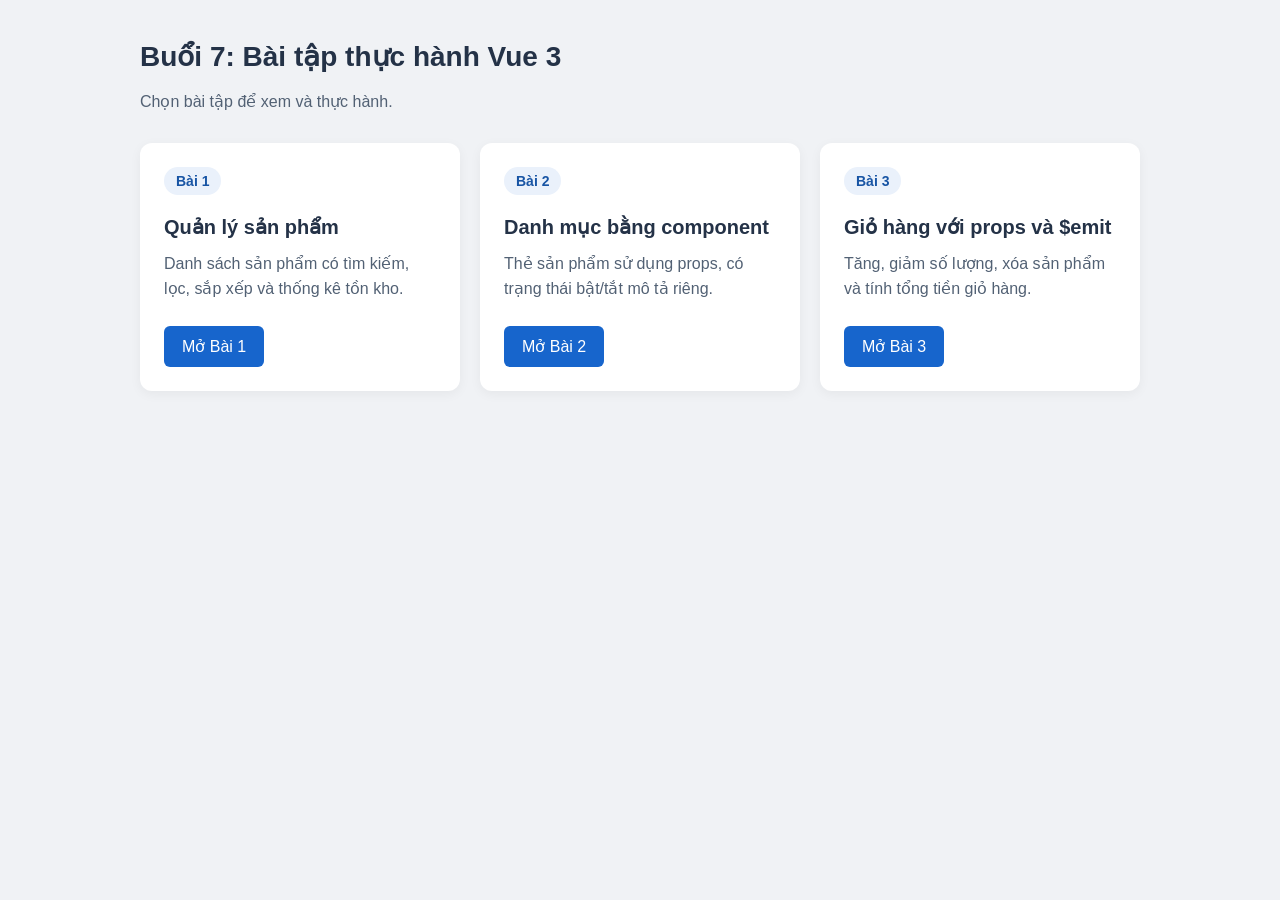
<file: Buoi7/index.html>
<!DOCTYPE html>
<html lang="vi">
<head>
    <meta charset="UTF-8">
    <meta name="viewport" content="width=device-width, initial-scale=1.0">
    <title>Buổi 7 - Bài tập thực hành Vue 3</title>
    <style>
        * { box-sizing: border-box; }
        body { margin: 0; padding: 40px 16px; font-family: Arial, sans-serif; background: #f0f2f5; color: #243247; }
        main { max-width: 1000px; margin: auto; }
        header { margin-bottom: 28px; }
        h1 { margin: 0 0 12px; font-size: 28px; }
        header p { color: #526174; line-height: 1.6; }
        nav { display: grid; grid-template-columns: repeat(3, minmax(0, 1fr)); gap: 20px; }
        .exercise { display: flex; flex-direction: column; align-items: flex-start; padding: 24px; background: white; border-radius: 12px; box-shadow: 0 3px 12px #0000000d; }
        .number { padding: 6px 12px; border-radius: 20px; background: #eaf1fb; color: #1754a4; font-size: 14px; font-weight: bold; }
        h2 { font-size: 20px; line-height: 1.4; margin: 18px 0 10px; }
        .exercise p { color: #526174; line-height: 1.6; margin: 0 0 24px; }
        a { display: inline-block; margin-top: auto; padding: 11px 18px; border-radius: 6px; background: #1765cc; color: white; text-decoration: none; }
        a:hover { background: #1253aa; }
        a:focus-visible { outline: 3px solid #8db9f3; outline-offset: 3px; }
        @media (max-width: 750px) { nav { grid-template-columns: 1fr; } }
    </style>
</head>
<body>
    <main>
        <header>
            <h1>Buổi 7: Bài tập thực hành Vue 3</h1>
            <p>Chọn bài tập để xem và thực hành.</p>
        </header>
        <nav aria-label="Danh sách bài tập">
            <article class="exercise">
                <span class="number">Bài 1</span>
                <h2>Quản lý sản phẩm</h2>
                <p>Danh sách sản phẩm có tìm kiếm, lọc, sắp xếp và thống kê tồn kho.</p>
                <a href="./bai1.html">Mở Bài 1</a>
            </article>
            <article class="exercise">
                <span class="number">Bài 2</span>
                <h2>Danh mục bằng component</h2>
                <p>Thẻ sản phẩm sử dụng props, có trạng thái bật/tắt mô tả riêng.</p>
                <a href="./bai2.html">Mở Bài 2</a>
            </article>
            <article class="exercise">
                <span class="number">Bài 3</span>
                <h2>Giỏ hàng với props và $emit</h2>
                <p>Tăng, giảm số lượng, xóa sản phẩm và tính tổng tiền giỏ hàng.</p>
                <a href="./bai3.html">Mở Bài 3</a>
            </article>
        </nav>
    </main>
</body>
</html>
</file>
